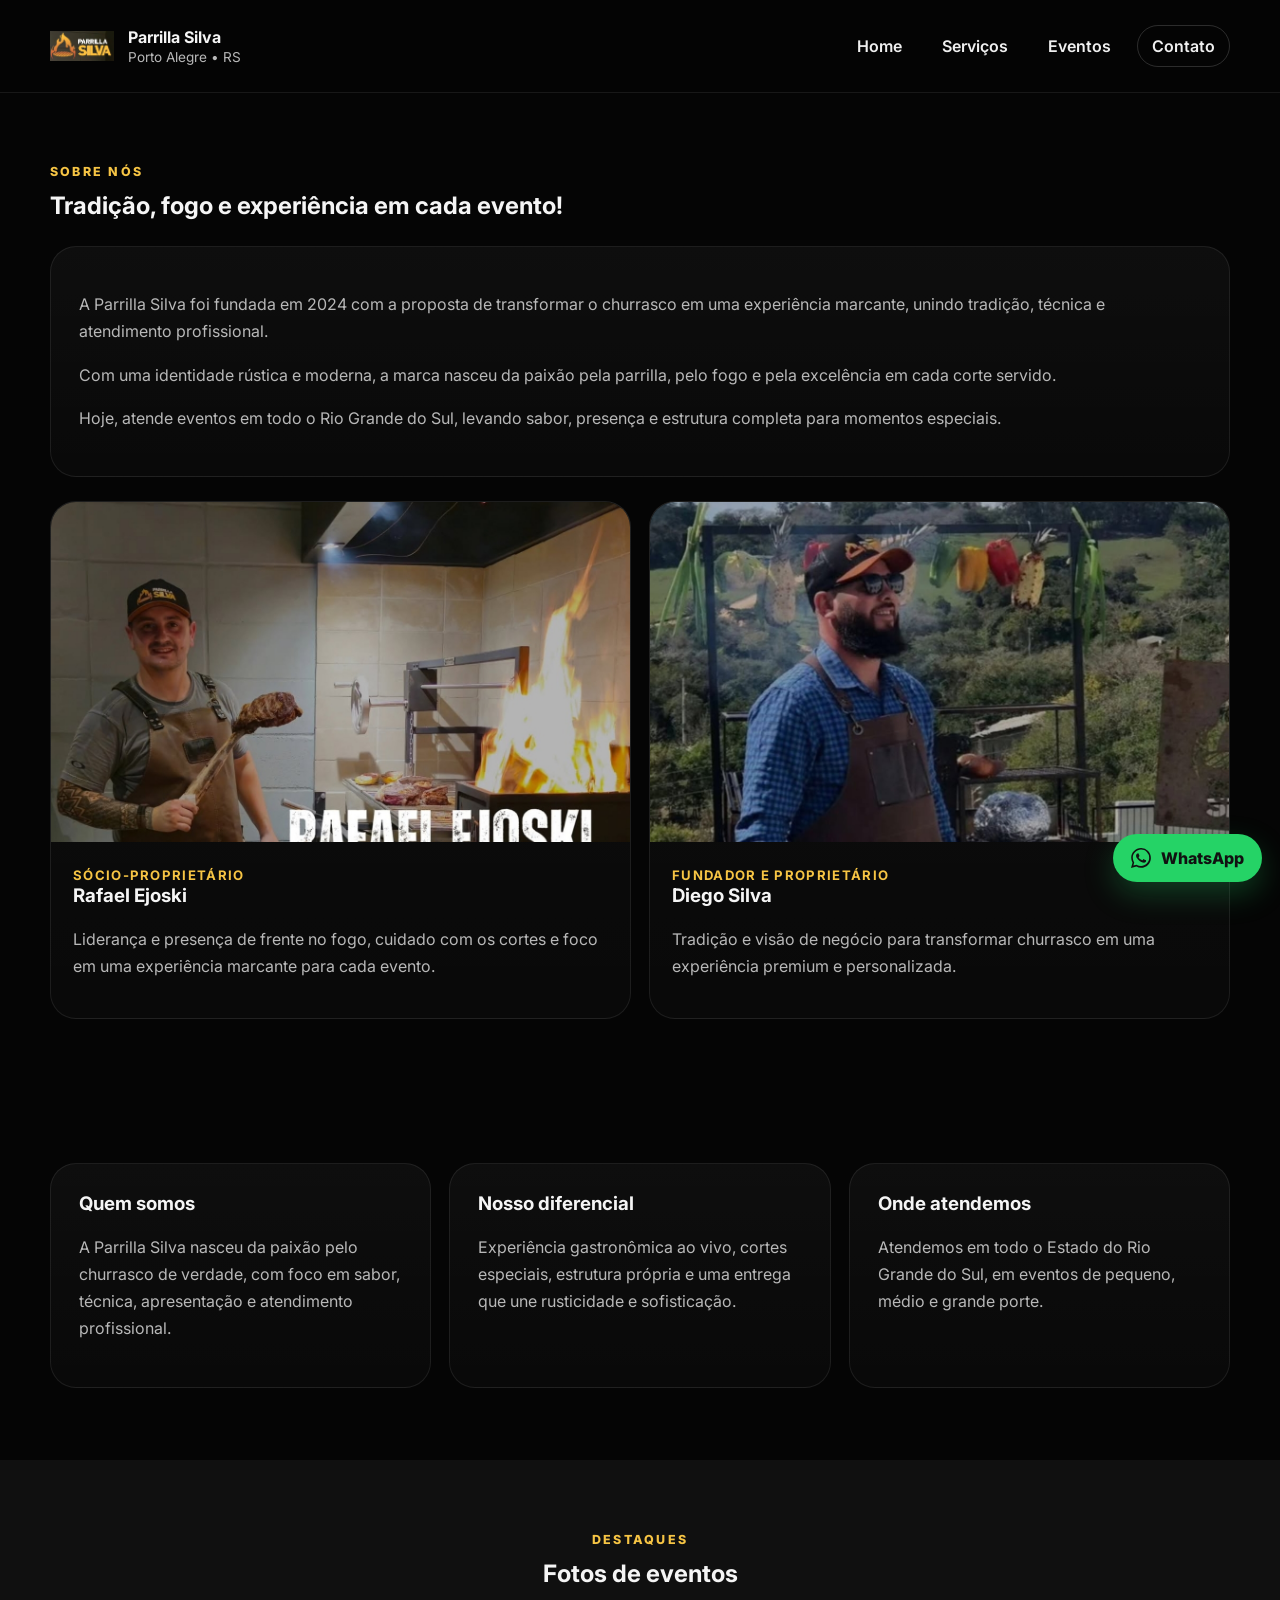
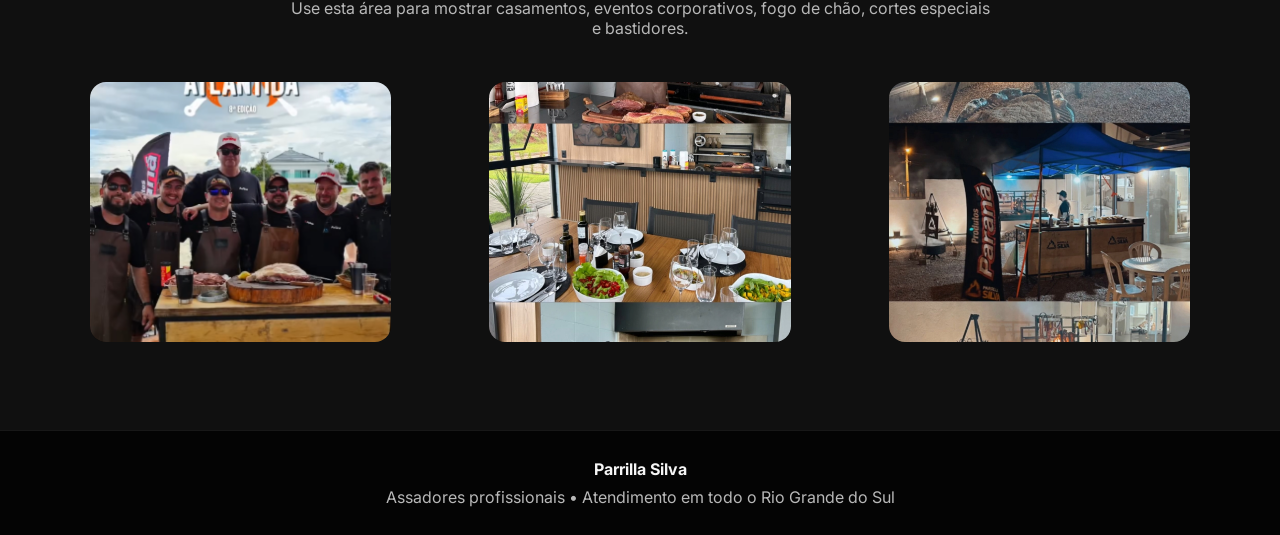
<file: index.html>
<!DOCTYPE html>
<html lang="pt-BR">
<head>
  <meta charset="UTF-8" />
  <meta name="viewport" content="width=device-width, initial-scale=1.0" />
  <title>Home | Parrilla Silva</title>
  <link rel="preconnect" href="https://fonts.googleapis.com">
  <link rel="preconnect" href="https://fonts.gstatic.com" crossorigin>
  <link href="https://fonts.googleapis.com/css2?family=Inter:wght@400;500;600;700;800;900&display=swap" rel="stylesheet">
  <link rel="stylesheet" href="styles.css" />
</head>
<body>
  <header class="site-header">
    <nav class="nav container">
      <a class="brand" href="index.html">
        <img src="images/Logo.png" alt="Logo Parrilla Silva" />
        <div>
          <strong>Parrilla Silva</strong>
          <span>Porto Alegre • RS</span>
        </div>
      </a>
      <button class="menu-toggle" aria-label="Abrir menu" onclick="document.querySelector('.nav-links').classList.toggle('open')">☰</button>
      <div class="nav-links">
        <a href="sobre.html">Home</a>
        <a href="servicos.html">Serviços</a>
        <a href="eventos.html">Eventos</a>
        <a href="contato.html" class="btn btn-outline">Contato</a>
      </div>
    </nav>
  </header>

  <main class="page-top">
    <section class="section container">
      <div class="section-head left">
        <p class="eyebrow">SOBRE NÓS</p>
        <h1>Tradição, fogo e experiência em cada evento!</h1>
      </div>

      <div class="about-page-grid">
        <div class="card">
          <p>
            A Parrilla Silva foi fundada em 2024 com a proposta de transformar o churrasco em uma experiência marcante, unindo tradição, técnica e atendimento profissional.
          </p>
          <p>
            Com uma identidade rústica e moderna, a marca nasceu da paixão pela parrilla, pelo fogo e pela excelência em cada corte servido.
          </p>
          <p>
            Hoje, atende eventos em todo o Rio Grande do Sul, levando sabor, presença e estrutura completa para momentos especiais.
          </p>
        </div>

        <div class="founders-grid">
          <article class="founder-card">
            <img src="images/rafael.jpg" alt="Rafael Ejoski" />
            <div class="founder-copy">
              <span>Sócio-proprietário</span>
              <h3>Rafael Ejoski</h3>
              <p>Liderança e presença de frente no fogo, cuidado com os cortes e foco em uma experiência marcante para cada evento.</p>
            </div>
          </article>

          <article class="founder-card">
            <img src="images/diego.jpg" alt="Diego Silva" />
            <div class="founder-copy">
              <span>Fundador e proprietário</span>
              <h3>Diego Silva</h3>
              <p>Tradição e visão de negócio para transformar churrasco em uma experiência premium e personalizada.</p>
            </div>
          </article>
        </div>
      </div>
    </section>
  </main>

 </div>
    </section>

    <!-- AGORA OS CARDS FICAM EMBAIXO -->
    <section class="section container cards-3 cards-below-hero">
      <article class="card">
        <h3>Quem somos</h3>
        <p>A Parrilla Silva nasceu da paixão pelo churrasco de verdade, com foco em sabor, técnica, apresentação e atendimento profissional.</p>
      </article>
      <article class="card">
        <h3>Nosso diferencial</h3>
        <p>Experiência gastronômica ao vivo, cortes especiais, estrutura própria e uma entrega que une rusticidade e sofisticação.</p>
      </article>
      <article class="card">
        <h3>Onde atendemos</h3>
        <p>Atendemos em todo o Estado do Rio Grande do Sul, em eventos de pequeno, médio e grande porte.</p>
      </article>
    </section>

    <section class="section section-dark">
      <div class="container section-head">
        <p class="eyebrow">DESTAQUES</p>
        <h2>Fotos de eventos</h2>
        <p>Use esta área para mostrar casamentos, eventos corporativos, fogo de chão, cortes especiais e bastidores.</p>
      </div>

     <div class="container events-preview-grid">
  <figure class="event-slot">
    <a href="https://parrillasilva.com.br/eventos.html">
      <img src="images/evento1.jpg" alt="Evento Parrilla Silva 1">
    </a>
  </figure>

  <figure class="event-slot">
    <a href="https://parrillasilva.com.br/eventos.html">
      <img src="images/evento2.jpg" alt="Evento Parrilla Silva 2">
    </a>
  </figure>

  <figure class="event-slot">
    <a href="https://parrillasilva.com.br/eventos.html">
      <img src="images/evento3.jpg" alt="Evento Parrilla Silva 3">
    </a>
  </figure>
</div>
    </section>
  </main>

    <a class="floating-whatsapp" href="https://wa.me/5551980567208?text=Ol%C3%A1%2C%20quero%20um%20or%C3%A7amento%20da%20Parrilla%20Silva." target="_blank" rel="noreferrer" aria-label="Falar no WhatsApp">
    <svg viewBox="0 0 24 24" aria-hidden="true"><path d="M20.52 3.48A11.86 11.86 0 0 0 12.06 0C5.55 0 .25 5.3.25 11.81c0 2.08.54 4.11 1.58 5.9L0 24l6.48-1.7a11.8 11.8 0 0 0 5.57 1.42h.01c6.51 0 11.81-5.3 11.81-11.81 0-3.15-1.23-6.11-3.35-8.43ZM12.06 21.7h-.01a9.8 9.8 0 0 1-4.99-1.36l-.36-.21-3.85 1.01 1.03-3.76-.23-.38a9.78 9.78 0 0 1-1.5-5.19C2.15 6.4 6.65 1.9 12.06 1.9c2.61 0 5.06 1.02 6.91 2.87a9.7 9.7 0 0 1 2.86 6.91c0 5.41-4.4 9.92-9.77 9.92Zm5.4-7.38c-.29-.14-1.72-.85-1.99-.95-.27-.1-.47-.14-.67.15-.2.29-.77.95-.95 1.14-.17.2-.35.22-.64.07-.29-.14-1.23-.45-2.35-1.43-.87-.77-1.46-1.72-1.63-2.01-.17-.29-.02-.45.12-.59.13-.13.29-.35.44-.52.14-.17.19-.29.29-.49.1-.2.05-.37-.02-.52-.07-.14-.67-1.62-.92-2.22-.24-.58-.49-.5-.67-.5h-.57c-.2 0-.52.07-.79.37-.27.29-1.04 1.02-1.04 2.48 0 1.46 1.07 2.88 1.22 3.08.14.2 2.09 3.2 5.07 4.49.71.31 1.27.5 1.7.64.71.23 1.36.2 1.88.12.57-.08 1.72-.7 1.96-1.38.24-.68.24-1.26.17-1.38-.08-.12-.27-.2-.56-.34Z"/></svg>
    <span>WhatsApp</span>
  </a>

  <footer class="footer">
    <div class="container footer-content">
      <strong>Parrilla Silva</strong>
      <p>Assadores profissionais • Atendimento em todo o Rio Grande do Sul</p>
    </div>
  </footer>
</body>
</html>
</file>
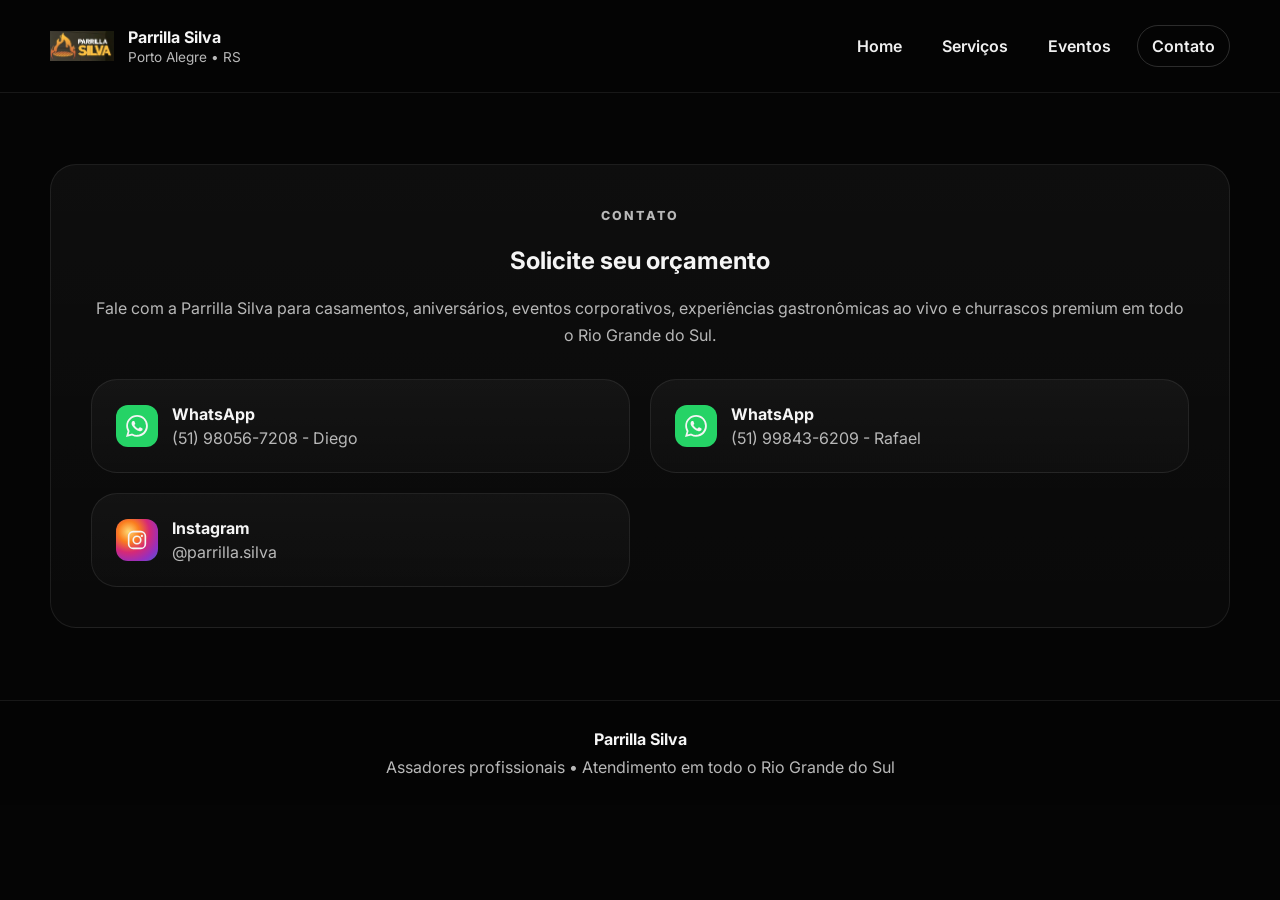
<file: contato.html>
<!DOCTYPE html>
<html lang="pt-BR">
<head>
  <meta charset="UTF-8" />
  <meta name="viewport" content="width=device-width, initial-scale=1.0" />
  <title>Contato | Parrilla Silva</title>
  <link rel="preconnect" href="https://fonts.googleapis.com">
  <link rel="preconnect" href="https://fonts.gstatic.com" crossorigin>
  <link href="https://fonts.googleapis.com/css2?family=Inter:wght@400;500;600;700;800;900&display=swap" rel="stylesheet">
  <link rel="stylesheet" href="styles.css" />
</head>
<body>
  <header class="site-header">
    <nav class="nav container">
      <a class="brand" href="index.html">
        <img src="images/Logo.png" alt="Logo Parrilla Silva" />
        <div>
          <strong>Parrilla Silva</strong>
          <span>Porto Alegre • RS</span>
        </div>
      </a>
      <button class="menu-toggle" aria-label="Abrir menu" onclick="document.querySelector('.nav-links').classList.toggle('open')">☰</button>
      <div class="nav-links">
        <a href="sobre.html">Home</a>
        <a href="servicos.html">Serviços</a>
        <a href="eventos.html">Eventos</a>
        <a href="contato.html" class="btn btn-outline">Contato</a>
      </div>
    </nav>
  </header>

  <main class="page-top">
    <section class="section cta-section">
      <div class="container cta-card">
        <p class="eyebrow">CONTATO</p>
        <h1>Solicite seu orçamento</h1>
        <p>Fale com a Parrilla Silva para casamentos, aniversários, eventos corporativos, experiências gastronômicas ao vivo e churrascos premium em todo o Rio Grande do Sul.</p>

 <div class="contact-grid">

  <!-- WhatsApp Diego -->
  <a class="contact-box" href="https://wa.me/5551980567208" target="_blank">
    <div class="icon whatsapp">
      <svg viewBox="0 0 24 24" aria-hidden="true"><path d="M20.52 3.48A11.86 11.86 0 0 0 12.06 0C5.55 0 .25 5.3.25 11.81c0 2.08.54 4.11 1.58 5.9L0 24l6.48-1.7a11.8 11.8 0 0 0 5.57 1.42h.01c6.51 0 11.81-5.3 11.81-11.81 0-3.15-1.23-6.11-3.35-8.43ZM12.06 21.7h-.01a9.8 9.8 0 0 1-4.99-1.36l-.36-.21-3.85 1.01 1.03-3.76-.23-.38a9.78 9.78 0 0 1-1.5-5.19C2.15 6.4 6.65 1.9 12.06 1.9c2.61 0 5.06 1.02 6.91 2.87a9.7 9.7 0 0 1 2.86 6.91c0 5.41-4.4 9.92-9.77 9.92Zm5.4-7.38c-.29-.14-1.72-.85-1.99-.95-.27-.1-.47-.14-.67.15-.2.29-.77.95-.95 1.14-.17.2-.35.22-.64.07-.29-.14-1.23-.45-2.35-1.43-.87-.77-1.46-1.72-1.63-2.01-.17-.29-.02-.45.12-.59.13-.13.29-.35.44-.52.14-.17.19-.29.29-.49.1-.2.05-.37-.02-.52-.07-.14-.67-1.62-.92-2.22-.24-.58-.49-.5-.67-.5h-.57c-.2 0-.52.07-.79.37-.27.29-1.04 1.02-1.04 2.48 0 1.46 1.07 2.88 1.22 3.08.14.2 2.09 3.2 5.07 4.49.71.31 1.27.5 1.7.64.71.23 1.36.2 1.88.12.57-.08 1.72-.7 1.96-1.38.24-.68.24-1.26.17-1.38-.08-.12-.27-.2-.56-.34Z"/></svg>
        <path fill="white" d="M20.52 3.48A11.86..." />
      </svg>
    </div>
    <div>
      <strong>WhatsApp</strong>
      <span>(51) 98056-7208 - Diego</span>
    </div>
  </a>

  <!-- WhatsApp Rafael -->
  <a class="contact-box" href="https://wa.me/5551998436209" target="_blank">
    <div class="icon whatsapp">
     <svg viewBox="0 0 24 24" aria-hidden="true"><path d="M20.52 3.48A11.86 11.86 0 0 0 12.06 0C5.55 0 .25 5.3.25 11.81c0 2.08.54 4.11 1.58 5.9L0 24l6.48-1.7a11.8 11.8 0 0 0 5.57 1.42h.01c6.51 0 11.81-5.3 11.81-11.81 0-3.15-1.23-6.11-3.35-8.43ZM12.06 21.7h-.01a9.8 9.8 0 0 1-4.99-1.36l-.36-.21-3.85 1.01 1.03-3.76-.23-.38a9.78 9.78 0 0 1-1.5-5.19C2.15 6.4 6.65 1.9 12.06 1.9c2.61 0 5.06 1.02 6.91 2.87a9.7 9.7 0 0 1 2.86 6.91c0 5.41-4.4 9.92-9.77 9.92Zm5.4-7.38c-.29-.14-1.72-.85-1.99-.95-.27-.1-.47-.14-.67.15-.2.29-.77.95-.95 1.14-.17.2-.35.22-.64.07-.29-.14-1.23-.45-2.35-1.43-.87-.77-1.46-1.72-1.63-2.01-.17-.29-.02-.45.12-.59.13-.13.29-.35.44-.52.14-.17.19-.29.29-.49.1-.2.05-.37-.02-.52-.07-.14-.67-1.62-.92-2.22-.24-.58-.49-.5-.67-.5h-.57c-.2 0-.52.07-.79.37-.27.29-1.04 1.02-1.04 2.48 0 1.46 1.07 2.88 1.22 3.08.14.2 2.09 3.2 5.07 4.49.71.31 1.27.5 1.7.64.71.23 1.36.2 1.88.12.57-.08 1.72-.7 1.96-1.38.24-.68.24-1.26.17-1.38-.08-.12-.27-.2-.56-.34Z"/></svg>
        <path fill="white" d="M20.52 3.48A11.86..." />
      </svg>
    </div>
    <div>
      <strong>WhatsApp</strong>
      <span>(51) 99843-6209 - Rafael</span>
    </div>
  </a>

  <!-- Instagram -->
  <a class="contact-box" href="https://instagram.com/parrilla.silva" target="_blank">
    <div class="icon instagram">
      <svg viewBox="0 0 24 24" aria-hidden="true"><path d="M7.75 2h8.5A5.76 5.76 0 0 1 22 7.75v8.5A5.76 5.76 0 0 1 16.25 22h-8.5A5.76 5.76 0 0 1 2 16.25v-8.5A5.76 5.76 0 0 1 7.75 2Zm8.5 1.8h-8.5A3.95 3.95 0 0 0 3.8 7.75v8.5a3.95 3.95 0 0 0 3.95 3.95h8.5a3.95 3.95 0 0 0 3.95-3.95v-8.5a3.95 3.95 0 0 0-3.95-3.95ZM12 7a5 5 0 1 1 0 10 5 5 0 0 1 0-10Zm0 1.8A3.2 3.2 0 1 0 12 15.2 3.2 3.2 0 0 0 12 8.8Zm5.35-2.45a1.2 1.2 0 1 1 0 2.4 1.2 1.2 0 0 1 0-2.4Z"/></svg>
        <path fill="white" d="M7.75 2h8.5..." />
      </svg>
    </div>
    <div>
      <strong>Instagram</strong>
      <span>@parrilla.silva</span>
    </div>
  </a>

</div>       
  </main>

  <footer class="footer">
    <div class="container footer-content">
      <strong>Parrilla Silva</strong>
      <p>Assadores profissionais • Atendimento em todo o Rio Grande do Sul</p>
    </div>
  </footer>
</body>
</html>
</file>
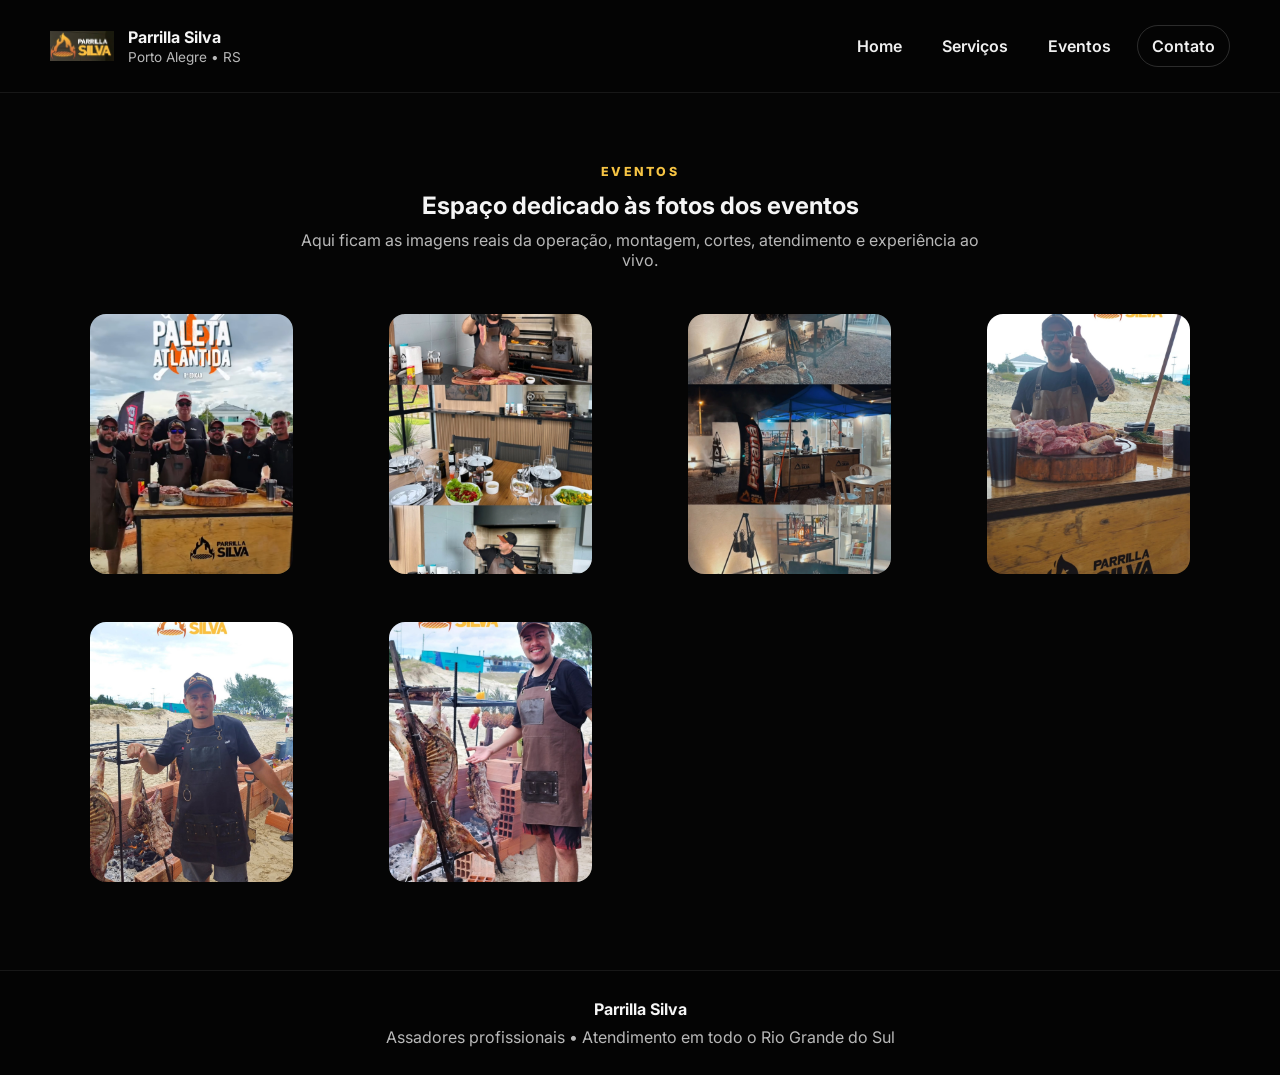
<file: eventos.html>
<!DOCTYPE html>
<html lang="pt-BR">
<head>
  <meta charset="UTF-8" />
  <meta name="viewport" content="width=device-width, initial-scale=1.0" />
  <title>Eventos | Parrilla Silva</title>
  <link rel="preconnect" href="https://fonts.googleapis.com">
  <link rel="preconnect" href="https://fonts.gstatic.com" crossorigin>
  <link href="https://fonts.googleapis.com/css2?family=Inter:wght@400;500;600;700;800;900&display=swap" rel="stylesheet">
  <link rel="stylesheet" href="styles.css" />
</head>
<body>
  <header class="site-header">
    <nav class="nav container">
      <a class="brand" href="index.html">
        <img src="images/Logo.png" alt="Logo Parrilla Silva" />
        <div>
          <strong>Parrilla Silva</strong>
          <span>Porto Alegre • RS</span>
        </div>
      </a>
      <button class="menu-toggle" aria-label="Abrir menu" onclick="document.querySelector('.nav-links').classList.toggle('open')">☰</button>
      <div class="nav-links">
        <a href="sobre.html">Home</a>
        <a href="servicos.html">Serviços</a>
        <a href="eventos.html">Eventos</a>
        <a href="contato.html" class="btn btn-outline">Contato</a>
      </div>
    </nav>
  </header>

  <main class="page-top">
    <section class="section container">
      <div class="section-head">
        <p class="eyebrow">EVENTOS</p>
        <h1>Espaço dedicado às fotos dos eventos</h1>
        <p>Aqui ficam as imagens reais da operação, montagem, cortes, atendimento e experiência ao vivo.</p>
      </div>

      <div class="events-gallery-grid">
        <figure class="event-slot"><img src="images/evento1.jpg" alt="Evento 1" onclick="openModal(this)"></figure>
        <figure class="event-slot"><img src="images/evento2.jpg" alt="Evento 2" onclick="openModal(this)"></figure>
        <figure class="event-slot"><img src="images/evento3.jpg" alt="Evento 3" onclick="openModal(this)"></figure>
        <figure class="event-slot"><img src="images/evento4.jpg" alt="Evento 4" onclick="openModal(this)"></figure>
        <figure class="event-slot"><img src="images/evento5.jpg" alt="Evento 5" onclick="openModal(this)"></figure>
        <figure class="event-slot"><img src="images/evento6.jpg" alt="Evento 6" onclick="openModal(this)"></figure>
      </div>
    </section>
  </main>

  <footer class="footer">
    <div class="container footer-content">
      <strong>Parrilla Silva</strong>
      <p>Assadores profissionais • Atendimento em todo o Rio Grande do Sul</p>
    </div>
  </footer>

  <!-- MODAL -->
  <div id="imageModal" class="image-modal">
  <span class="close-modal" onclick="closeModal()">&times;</span>

  <!-- BOTÕES -->
  <span class="nav-btn prev" onclick="prevImage()">❮</span>
  <span class="nav-btn next" onclick="nextImage()">❯</span>

  <img class="modal-content" id="modalImg" alt="Imagem ampliada">
</div>

  <script>
   const images = [
    "images/evento1.jpg",
    "images/evento2.jpg",
    "images/evento3.jpg",
    "images/evento4.jpg",
    "images/evento5.jpg",
    "images/evento6.jpg"
  ];

  let currentIndex = 0;

  function openModal(img) {
    const modal = document.getElementById("imageModal");
    const modalImg = document.getElementById("modalImg");

    currentIndex = images.indexOf(img.src.split('/').pop() ? "images/" + img.src.split('/').pop() : img.src);

    modal.style.display = "flex";
    modalImg.src = images[currentIndex];
    document.body.style.overflow = "hidden";
  }

  function closeModal() {
    document.getElementById("imageModal").style.display = "none";
    document.body.style.overflow = "auto";
  }

  function nextImage() {
    currentIndex = (currentIndex + 1) % images.length;
    document.getElementById("modalImg").src = images[currentIndex];
  }

  function prevImage() {
    currentIndex = (currentIndex - 1 + images.length) % images.length;
    document.getElementById("modalImg").src = images[currentIndex];
  }

  // teclado
  document.addEventListener("keydown", function (e) {
    if (e.key === "Escape") closeModal();
    if (e.key === "ArrowRight") nextImage();
    if (e.key === "ArrowLeft") prevImage();
  });
  </script>
</body>
</html>
</file>
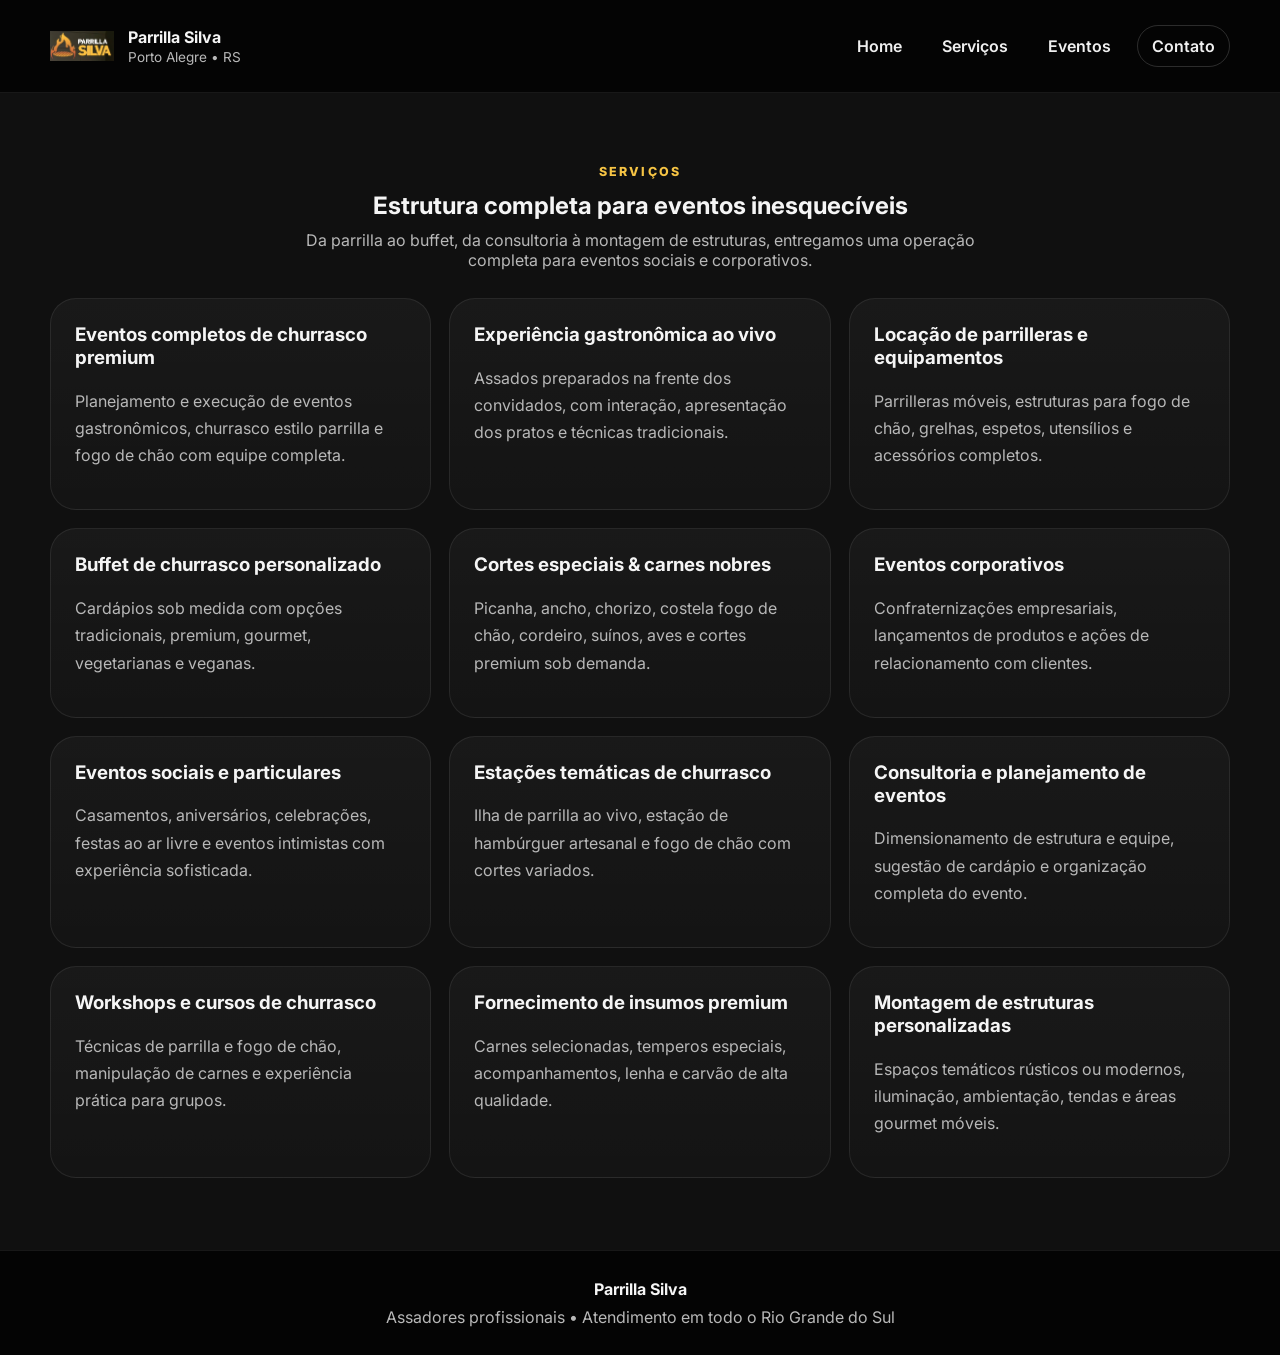
<file: servicos.html>
<!DOCTYPE html>
<html lang="pt-BR">
<head>
  <meta charset="UTF-8" />
  <meta name="viewport" content="width=device-width, initial-scale=1.0" />
  <title>Serviços | Parrilla Silva</title>
  <link rel="preconnect" href="https://fonts.googleapis.com">
  <link rel="preconnect" href="https://fonts.gstatic.com" crossorigin>
  <link href="https://fonts.googleapis.com/css2?family=Inter:wght@400;500;600;700;800;900&display=swap" rel="stylesheet">
  <link rel="stylesheet" href="styles.css" />
</head>
<body>
  <header class="site-header">
    <nav class="nav container">
      <a class="brand" href="index.html">
        <img src="images/Logo.png" alt="Logo Parrilla Silva" />
        <div>
          <strong>Parrilla Silva</strong>
          <span>Porto Alegre • RS</span>
        </div>
      </a>
      <button class="menu-toggle" aria-label="Abrir menu" onclick="document.querySelector('.nav-links').classList.toggle('open')">☰</button>
      <div class="nav-links">
        <a href="sobre.html">Home</a>
        <a href="servicos.html">Serviços</a>
        <a href="eventos.html">Eventos</a>
        <a href="contato.html" class="btn btn-outline">Contato</a>
      </div>
    </nav>
  </header>

  <main class="page-top">
    <section class="section section-dark">
      <div class="container">
        <div class="section-head">
          <p class="eyebrow">SERVIÇOS</p>
          <h1>Estrutura completa para eventos inesquecíveis</h1>
          <p>Da parrilla ao buffet, da consultoria à montagem de estruturas, entregamos uma operação completa para eventos sociais e corporativos.</p>
        </div>

        <div class="services-grid">
          <article class="service-card"><h3>Eventos completos de churrasco premium</h3><p>Planejamento e execução de eventos gastronômicos, churrasco estilo parrilla e fogo de chão com equipe completa.</p></article>
          <article class="service-card"><h3>Experiência gastronômica ao vivo</h3><p>Assados preparados na frente dos convidados, com interação, apresentação dos pratos e técnicas tradicionais.</p></article>
          <article class="service-card"><h3>Locação de parrilleras e equipamentos</h3><p>Parrilleras móveis, estruturas para fogo de chão, grelhas, espetos, utensílios e acessórios completos.</p></article>
          <article class="service-card"><h3>Buffet de churrasco personalizado</h3><p>Cardápios sob medida com opções tradicionais, premium, gourmet, vegetarianas e veganas.</p></article>
          <article class="service-card"><h3>Cortes especiais & carnes nobres</h3><p>Picanha, ancho, chorizo, costela fogo de chão, cordeiro, suínos, aves e cortes premium sob demanda.</p></article>
          <article class="service-card"><h3>Eventos corporativos</h3><p>Confraternizações empresariais, lançamentos de produtos e ações de relacionamento com clientes.</p></article>
          <article class="service-card"><h3>Eventos sociais e particulares</h3><p>Casamentos, aniversários, celebrações, festas ao ar livre e eventos intimistas com experiência sofisticada.</p></article>
          <article class="service-card"><h3>Estações temáticas de churrasco</h3><p>Ilha de parrilla ao vivo, estação de hambúrguer artesanal e fogo de chão com cortes variados.</p></article>
          <article class="service-card"><h3>Consultoria e planejamento de eventos</h3><p>Dimensionamento de estrutura e equipe, sugestão de cardápio e organização completa do evento.</p></article>
          <article class="service-card"><h3>Workshops e cursos de churrasco</h3><p>Técnicas de parrilla e fogo de chão, manipulação de carnes e experiência prática para grupos.</p></article>
          <article class="service-card"><h3>Fornecimento de insumos premium</h3><p>Carnes selecionadas, temperos especiais, acompanhamentos, lenha e carvão de alta qualidade.</p></article>
          <article class="service-card"><h3>Montagem de estruturas personalizadas</h3><p>Espaços temáticos rústicos ou modernos, iluminação, ambientação, tendas e áreas gourmet móveis.</p></article>
        </div>
      </div>
    </section>
  </main>

  <footer class="footer">
    <div class="container footer-content">
      <strong>Parrilla Silva</strong>
      <p>Assadores profissionais • Atendimento em todo o Rio Grande do Sul</p>
    </div>
  </footer>
</body>
</html>
</file>
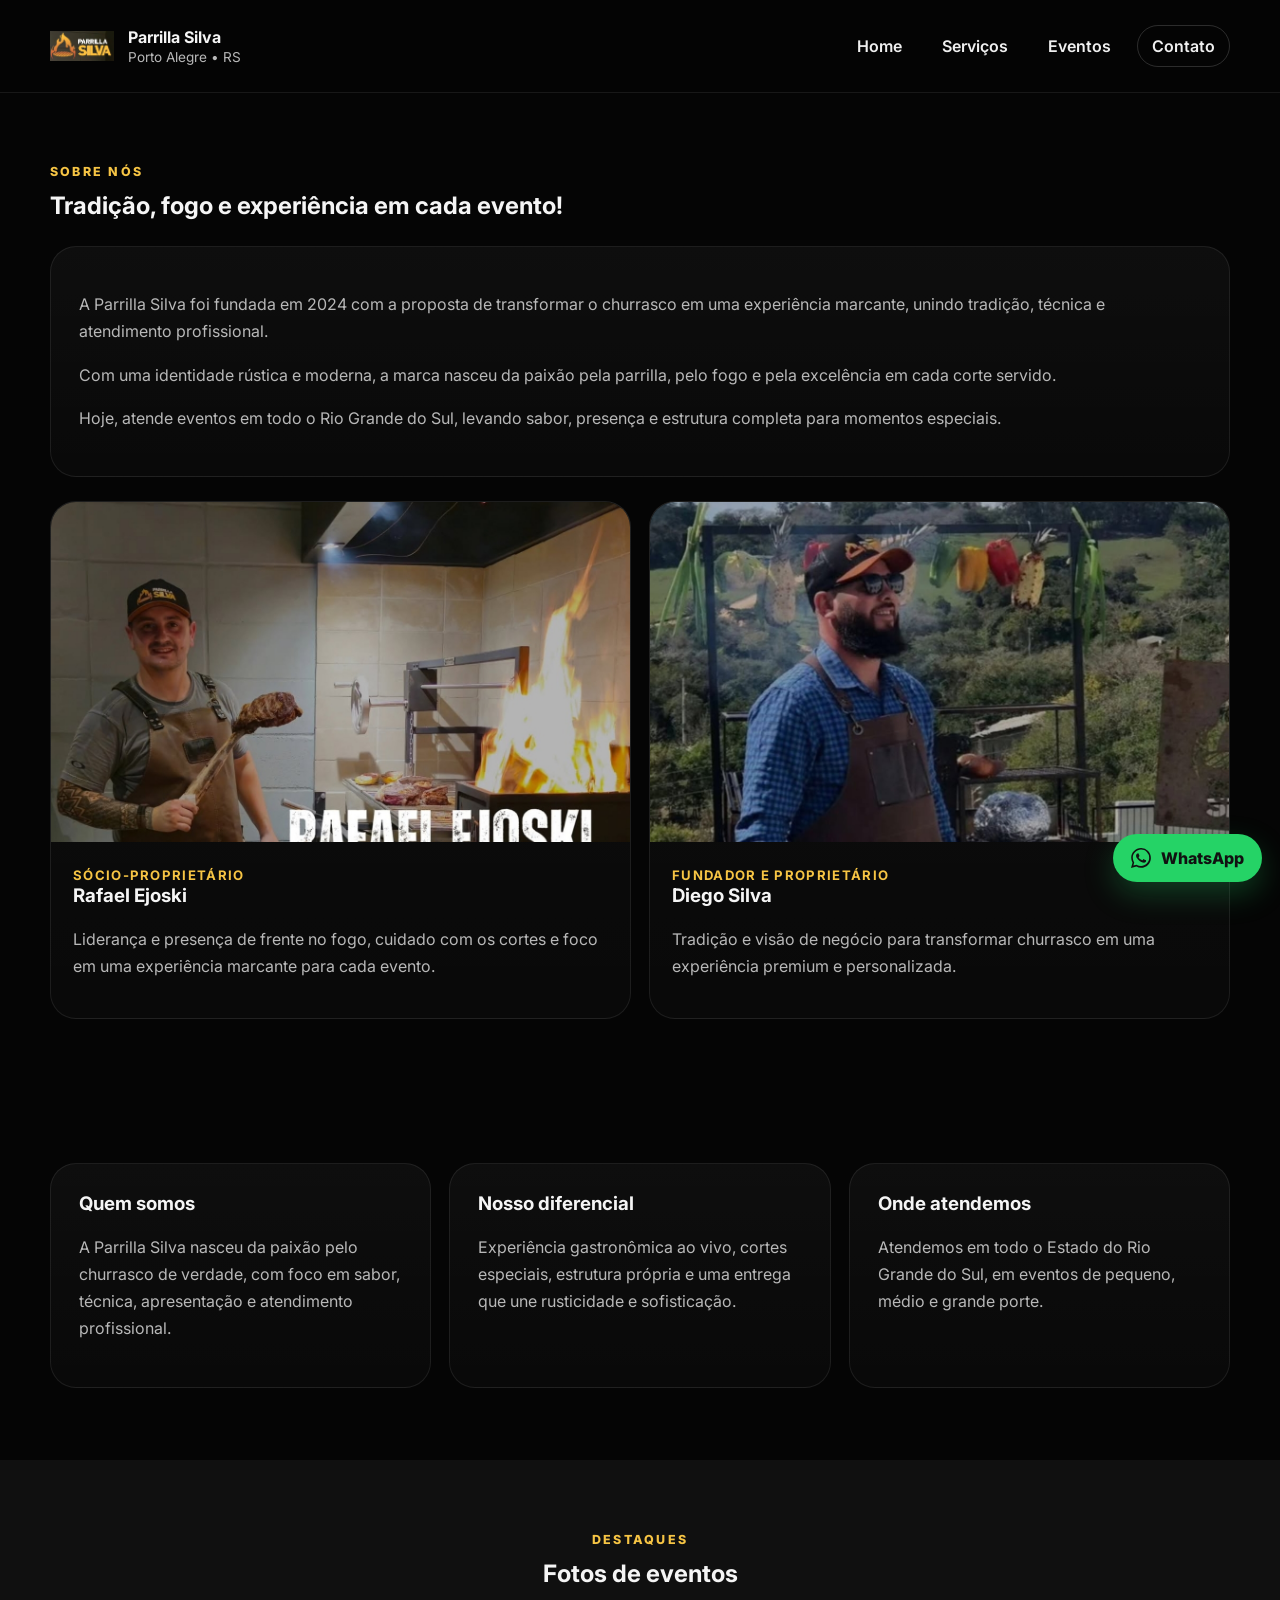
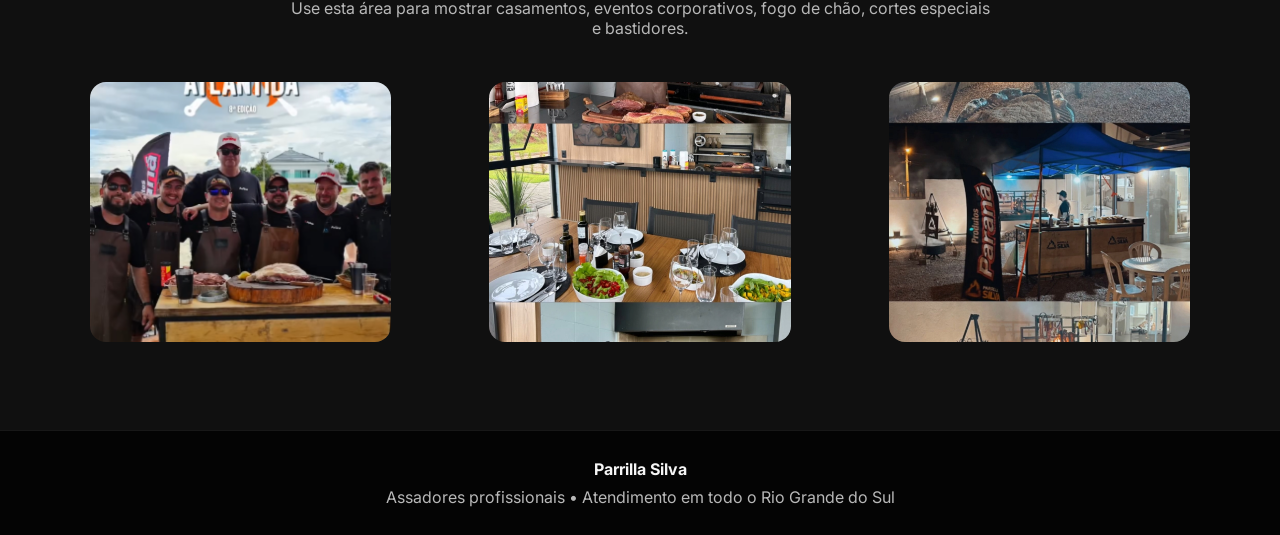
<file: sobre.html>
<!DOCTYPE html>
<html lang="pt-BR">
<head>
  <meta charset="UTF-8" />
  <meta name="viewport" content="width=device-width, initial-scale=1.0" />
  <title>Sobre | Parrilla Silva</title>
  <link rel="preconnect" href="https://fonts.googleapis.com">
  <link rel="preconnect" href="https://fonts.gstatic.com" crossorigin>
  <link href="https://fonts.googleapis.com/css2?family=Inter:wght@400;500;600;700;800;900&display=swap" rel="stylesheet">
  <link rel="stylesheet" href="styles.css" />
</head>
<body>
  <header class="site-header">
    <nav class="nav container">
      <a class="brand" href="index.html">
        <img src="images/Logo.png" alt="Logo Parrilla Silva" />
        <div>
          <strong>Parrilla Silva</strong>
          <span>Porto Alegre • RS</span>
        </div>
      </a>
      <button class="menu-toggle" aria-label="Abrir menu" onclick="document.querySelector('.nav-links').classList.toggle('open')">☰</button>
      <div class="nav-links">
        <a href="sobre.html">Home</a>
        <a href="servicos.html">Serviços</a>
        <a href="eventos.html">Eventos</a>
        <a href="contato.html" class="btn btn-outline">Contato</a>
      </div>
    </nav>
  </header>

  <main class="page-top">
    <section class="section container">
      <div class="section-head left">
        <p class="eyebrow">SOBRE NÓS</p>
        <h1>Tradição, fogo e experiência em cada evento!</h1>
      </div>

      <div class="about-page-grid">
        <div class="card">
          <p>
            A Parrilla Silva foi fundada em 2024 com a proposta de transformar o churrasco em uma experiência marcante, unindo tradição, técnica e atendimento profissional.
          </p>
          <p>
            Com uma identidade rústica e moderna, a marca nasceu da paixão pela parrilla, pelo fogo e pela excelência em cada corte servido.
          </p>
          <p>
            Hoje, atende eventos em todo o Rio Grande do Sul, levando sabor, presença e estrutura completa para momentos especiais.
          </p>
        </div>

        <div class="founders-grid">
          <article class="founder-card">
            <img src="images/rafael.jpg" alt="Rafael Ejoski" />
            <div class="founder-copy">
              <span>Sócio-proprietário</span>
              <h3>Rafael Ejoski</h3>
              <p>Liderança e presença de frente no fogo, cuidado com os cortes e foco em uma experiência marcante para cada evento.</p>
            </div>
          </article>

          <article class="founder-card">
            <img src="images/diego.jpg" alt="Diego Silva" />
            <div class="founder-copy">
              <span>Fundador e proprietário</span>
              <h3>Diego Silva</h3>
              <p>Tradição e visão de negócio para transformar churrasco em uma experiência premium e personalizada.</p>
            </div>
          </article>
        </div>
      </div>
    </section>
  </main>

 </div>
    </section>

    <!-- AGORA OS CARDS FICAM EMBAIXO -->
    <section class="section container cards-3 cards-below-hero">
      <article class="card">
        <h3>Quem somos</h3>
        <p>A Parrilla Silva nasceu da paixão pelo churrasco de verdade, com foco em sabor, técnica, apresentação e atendimento profissional.</p>
      </article>
      <article class="card">
        <h3>Nosso diferencial</h3>
        <p>Experiência gastronômica ao vivo, cortes especiais, estrutura própria e uma entrega que une rusticidade e sofisticação.</p>
      </article>
      <article class="card">
        <h3>Onde atendemos</h3>
        <p>Atendemos em todo o Estado do Rio Grande do Sul, em eventos de pequeno, médio e grande porte.</p>
      </article>
    </section>

    <section class="section section-dark">
      <div class="container section-head">
        <p class="eyebrow">DESTAQUES</p>
        <h2>Fotos de eventos</h2>
        <p>Use esta área para mostrar casamentos, eventos corporativos, fogo de chão, cortes especiais e bastidores.</p>
      </div>

      <div class="container events-preview-grid">
        <figure class="event-slot">
          <img src="images/evento1.jpg" alt="Evento Parrilla Silva 1">
        </figure>
        <figure class="event-slot">
          <img src="images/evento2.jpg" alt="Evento Parrilla Silva 2">
        </figure>
        <figure class="event-slot">
          <img src="images/evento3.jpg" alt="Evento Parrilla Silva 3">
        </figure>
      </div>
    </section>
  </main>

    <a class="floating-whatsapp" href="https://wa.me/5551980567208?text=Ol%C3%A1%2C%20quero%20um%20or%C3%A7amento%20da%20Parrilla%20Silva." target="_blank" rel="noreferrer" aria-label="Falar no WhatsApp">
    <svg viewBox="0 0 24 24" aria-hidden="true"><path d="M20.52 3.48A11.86 11.86 0 0 0 12.06 0C5.55 0 .25 5.3.25 11.81c0 2.08.54 4.11 1.58 5.9L0 24l6.48-1.7a11.8 11.8 0 0 0 5.57 1.42h.01c6.51 0 11.81-5.3 11.81-11.81 0-3.15-1.23-6.11-3.35-8.43ZM12.06 21.7h-.01a9.8 9.8 0 0 1-4.99-1.36l-.36-.21-3.85 1.01 1.03-3.76-.23-.38a9.78 9.78 0 0 1-1.5-5.19C2.15 6.4 6.65 1.9 12.06 1.9c2.61 0 5.06 1.02 6.91 2.87a9.7 9.7 0 0 1 2.86 6.91c0 5.41-4.4 9.92-9.77 9.92Zm5.4-7.38c-.29-.14-1.72-.85-1.99-.95-.27-.1-.47-.14-.67.15-.2.29-.77.95-.95 1.14-.17.2-.35.22-.64.07-.29-.14-1.23-.45-2.35-1.43-.87-.77-1.46-1.72-1.63-2.01-.17-.29-.02-.45.12-.59.13-.13.29-.35.44-.52.14-.17.19-.29.29-.49.1-.2.05-.37-.02-.52-.07-.14-.67-1.62-.92-2.22-.24-.58-.49-.5-.67-.5h-.57c-.2 0-.52.07-.79.37-.27.29-1.04 1.02-1.04 2.48 0 1.46 1.07 2.88 1.22 3.08.14.2 2.09 3.2 5.07 4.49.71.31 1.27.5 1.7.64.71.23 1.36.2 1.88.12.57-.08 1.72-.7 1.96-1.38.24-.68.24-1.26.17-1.38-.08-.12-.27-.2-.56-.34Z"/></svg>
    <span>WhatsApp</span>
  </a>

  <footer class="footer">
    <div class="container footer-content">
      <strong>Parrilla Silva</strong>
      <p>Assadores profissionais • Atendimento em todo o Rio Grande do Sul</p>
    </div>
  </footer>
</body>
</html>
</file>
<file: styles.css>
:root {
  --bg: #050505;
  --bg-soft: #101010;
  --card: #141414;
  --line: rgba(255,255,255,.08);
  --text: #f5f5f5;
  --muted: #b8b8b8;
  --yellow: #f6c444;
  --orange: #ef8f3a;
  --green: #25D366;
}

* { box-sizing: border-box; }
html { scroll-behavior: smooth; }

body {
  margin: 0;
  font-family: "Inter", sans-serif;
  background: var(--bg);
  color: var(--text);
}

img { max-width: 100%; display: block; }
a { color: inherit; text-decoration: none; }

.container {
  width: min(1180px, calc(100% - 32px));
  margin: 0 auto;
}

.page-top { padding-top: 92px; }

.site-header {
  position: fixed;
  top: 0; left: 0;
  width: 100%;
  z-index: 999;
  background: rgba(5,5,5,.92);
  backdrop-filter: blur(10px);
  border-bottom: 1px solid var(--line);
}

.nav {
  min-height: 92px;
  display: flex;
  align-items: center;
  justify-content: space-between;
  gap: 20px;
}

.brand {
  display: flex;
  align-items: center;
  gap: 14px;
}

.brand img {
  width: 64px;
  height: 64px;
  object-fit: contain;
}

.brand strong {
  display: block;
  font-size: 1rem;
}

.brand span {
  display: block;
  font-size: .85rem;
  color: var(--muted);
  margin-top: 2px;
}

.nav-links {
  display: flex;
  align-items: center;
  gap: 12px;
}

.nav-links a {
  padding: 10px 14px;
  border-radius: 999px;
  color: #f0f0f0;
  font-weight: 600;
}

.nav-links a:hover { background: rgba(255,255,255,.06); }

.menu-toggle {
  display: none;
  background: transparent;
  border: 1px solid var(--line);
  color: #fff;
  width: 44px;
  height: 44px;
  border-radius: 12px;
  font-size: 1.15rem;
}

.btn {
  display: inline-flex;
  align-items: center;
  justify-content: center;
  gap: 10px;
  padding: 14px 20px;
  border-radius: 16px;
  font-weight: 700;
  background: linear-gradient(135deg, var(--yellow), var(--orange));
  color: #111;
  border: 1px solid transparent;
  transition: .2s ease;
}

.btn:hover { transform: translateY(-1px); }
.btn-secondary, .btn-outline {
  background: transparent;
  color: #fff;
  border: 1px solid rgba(255,255,255,.16);
}

.btn svg, .contact-box svg, .floating-whatsapp svg {
  width: 20px;
  height: 20px;
  fill: currentColor;
}

.hero { padding: 42px 0 28px; }
.hero-home {
  background:
    radial-gradient(circle at top left, rgba(246,196,68,.12), transparent 28%),
    radial-gradient(circle at top right, rgba(239,143,58,.10), transparent 26%);
}

.hero-grid {
  display: grid;
  grid-template-columns: 1fr;
  gap: 0;
}

.hero-copy-full {
  max-width: 980px;
}

.hero-copy-full h1 {
  max-width: 12ch;
}

.hero-copy-full .lead {
  max-width: 780px;
}

.eyebrow {
  margin: 0 0 14px;
  color: var(--yellow);
  font-weight: 800;
  font-size: .78rem;
  letter-spacing: .18em;
  text-transform: uppercase;
}

.hero-copy h1, .section-head h1, .section-head h2, .about h2 {
  margin: 0;
  line-height: 1.05;
}

.hero-copy h1 {
  font-size: clamp(2.1rem, 4vw, 4.5rem);
  max-width: 14ch;
}

.lead {
  font-size: 1.08rem;
  line-height: 1.7;
  color: var(--muted);
  margin: 18px 0 0;
  max-width: 62ch;
}

.hero-actions {
  display: flex;
  flex-wrap: wrap;
  gap: 14px;
  margin-top: 24px;
}

.hero-points {
  display: flex;
  flex-wrap: wrap;
  gap: 10px;
  padding: 0;
  margin: 22px 0 0;
  list-style: none;
}

.hero-points li {
  padding: 10px 14px;
  border: 1px solid var(--line);
  border-radius: 999px;
  color: #ddd;
  background: rgba(255,255,255,.03);
}

.hero-card, .card, .service-card, .founder-card, .cta-card, .contact-box {
  background: linear-gradient(180deg, rgba(255,255,255,.04), rgba(255,255,255,.02));
  border: 1px solid var(--line);
  border-radius: 26px;
}

.section { padding: 72px 0; }
.section-dark { background: var(--bg-soft); }

.section-head {
  text-align: center;
  margin-bottom: 28px;
}
.section-head.left { text-align: left; }

.section-head p:not(.eyebrow) {
  color: var(--muted);
  max-width: 70ch;
  margin: 12px auto 0;
}

.cards-3 {
  display: grid;
  grid-template-columns: repeat(3, 1fr);
  gap: 18px;
}

.card { padding: 28px; }

.card h3, .service-card h3, .founder-copy h3 {
  margin-top: 0;
}

.card p, .service-card p, .founder-copy p, .about-page-grid p, .cta-card p {
  color: var(--muted);
  line-height: 1.7;
}

.about {
  display: grid;
  grid-template-columns: .85fr 1.15fr;
  gap: 28px;
  align-items: start;
}

.about p {
  color: var(--muted);
  font-size: 1.05rem;
  line-height: 1.8;
}

.about-page-grid { display: grid; gap: 24px; }

.founders-grid {
  display: grid;
  grid-template-columns: repeat(2, 1fr);
  gap: 18px;
}

.founder-card { overflow: hidden; }

.founder-card img {
  width: 100%;
  height: 340px;
  object-fit: cover;
}

.founder-copy { padding: 22px; }

.founder-copy span {
  color: var(--yellow);
  font-size: .82rem;
  font-weight: 700;
  text-transform: uppercase;
  letter-spacing: .1em;
}

.services-grid {
  display: grid;
  grid-template-columns: repeat(3, 1fr);
  gap: 18px;
}

.service-card { padding: 24px; }

.gallery-grid, .events-preview-grid {
  display: grid;
  grid-template-columns: repeat(3, 1fr);
  gap: 18px;
}

.events-gallery-grid {
  display: grid;
  gap: 16px;
  grid-template-columns: repeat(auto-fit, minmax(250px, 1fr));
}

.events-gallery-grid .large { grid-column: span 2; }

.event-slot {
  overflow: hidden;
  border-radius: 16px;
  background: #000;
  height: 260px;
}

.event-slot img {
  width: 100%;
  height: 100%;
  object-fit: cover;
  display: block;
  cursor: pointer;
  transition: transform 0.3s ease;
}

.gallery-logo img {
  object-fit: contain;
  padding: 24px;
  background: #0b0b0b;
}

.cta-section { padding: 72px 0; }

.cta-card {
  padding: 40px;
  text-align: center;
}

.contact-grid {
  margin-top: 26px;
  display: grid;
  grid-template-columns: repeat(2, 1fr);
  gap: 16px;
}

.contact-box {
  padding: 24px;
  display: flex;
  align-items: center;
  gap: 14px;
  text-align: left;
}

.contact-box svg {
  width: 28px;
  height: 28px;
}

.contact-box strong {
  display: block;
  margin-bottom: 4px;
}

.contact-box span { color: var(--muted); }

.floating-whatsapp {
  position: fixed;
  right: 18px;
  bottom: 18px;
  z-index: 999;
  display: inline-flex;
  align-items: center;
  gap: 10px;
  background: var(--green);
  color: #111;
  border-radius: 999px;
  padding: 14px 18px;
  font-weight: 800;
  box-shadow: 0 12px 30px rgba(37,211,102,.25);
}

.floating-whatsapp svg {
  width: 20px;
  height: 20px;
}

.footer {
  border-top: 1px solid var(--line);
  padding: 28px 0;
  background: #040404;
}

.footer-content { text-align: center; }

.footer-content p {
  color: var(--muted);
  margin: 8px 0 0;
}

@media (max-width: 980px) {
  .hero-grid,
  .about,
  .cards-3,
  .services-grid,
  .gallery-grid,
  .events-preview-grid,
  .events-gallery-grid,
  .founders-grid,
  .contact-grid {
    grid-template-columns: 1fr;
  }

  .events-gallery-grid .large { grid-column: span 1; }
  .hero-copy h1 { max-width: none; }

  .nav {
    flex-wrap: wrap;
    padding: 14px 0;
  }

  .menu-toggle {
    display: inline-flex;
    align-items: center;
    justify-content: center;
  }

  .nav-links {
    display: none;
    width: 100%;
    flex-direction: column;
    align-items: stretch;
    padding-bottom: 8px;
  }

  .nav-links.open { display: flex; }
  .nav-links a { text-align: center; }
}

.icon {
  width: 42px;
  height: 42px;
  border-radius: 12px;
  display: flex;
  align-items: center;
  justify-content: center;
}

/* WhatsApp oficial */
.icon.whatsapp {
  background: #25D366;
}

/* Instagram oficial (gradiente) */
.icon.instagram {
  background: radial-gradient(circle at 30% 30%, 
    #feda75,
    #fa7e1e,
    #d62976,
    #962fbf,
    #4f5bd5
  );
}

.icon svg {
  width: 22px;
  height: 22px;
}

.contact-grid {
  display: grid;
  gap: 20px;
  margin-top: 30px;
}

/* Desktop mais bonito */
@media (max-width: 768px) {
  .event-slot {
    height: 190px;
  }

  .contact-box:last-child {
    grid-column: span 2; /* Instagram ocupa toda linha */
  }
}

/* Modal */
.image-modal {
  display: none;
  position: fixed;
  inset: 0;
  z-index: 99999;
  background: rgba(0, 0, 0, 0.94);
  align-items: center;
  justify-content: center;
  padding: 30px;
}

.modal-content {
  max-width: 92vw;
  max-height: 88vh;
  width: auto;
  height: auto;
  object-fit: contain;
  border-radius: 14px;
  box-shadow: 0 20px 60px rgba(0,0,0,0.6);
}

@keyframes zoom {
  from { transform: scale(0.8); opacity: 0; }
  to { transform: scale(1); opacity: 1; }
}

  .close-modal {
    top: 14px;
    right: 18px;
    font-size: 34px;
  }

/* cursor de clique */
.event-slot img {
  cursor: pointer;
  transition: 0.3s;
}

.event-slot img:hover {
  transform: scale(1.04);
}
.events-gallery-grid {
  display: grid;
  gap: 16px;
  grid-template-columns: repeat(auto-fit, minmax(250px, 1fr));
}
.nav-btn {
  position: absolute;
  top: 50%;
  transform: translateY(-50%);
  font-size: 40px;
  color: #fff;
  cursor: pointer;
  padding: 10px 16px;
  background: rgba(0,0,0,0.5);
  border-radius: 50%;
  user-select: none;
  transition: 0.3s;
}

.nav-btn:hover {
  background: rgba(255, 200, 0, 0.8);
  color: #000;
}

.nav-btn.prev {
  left: 20px;
}

.nav-btn.next {
  right: 20px;
}
</file>
